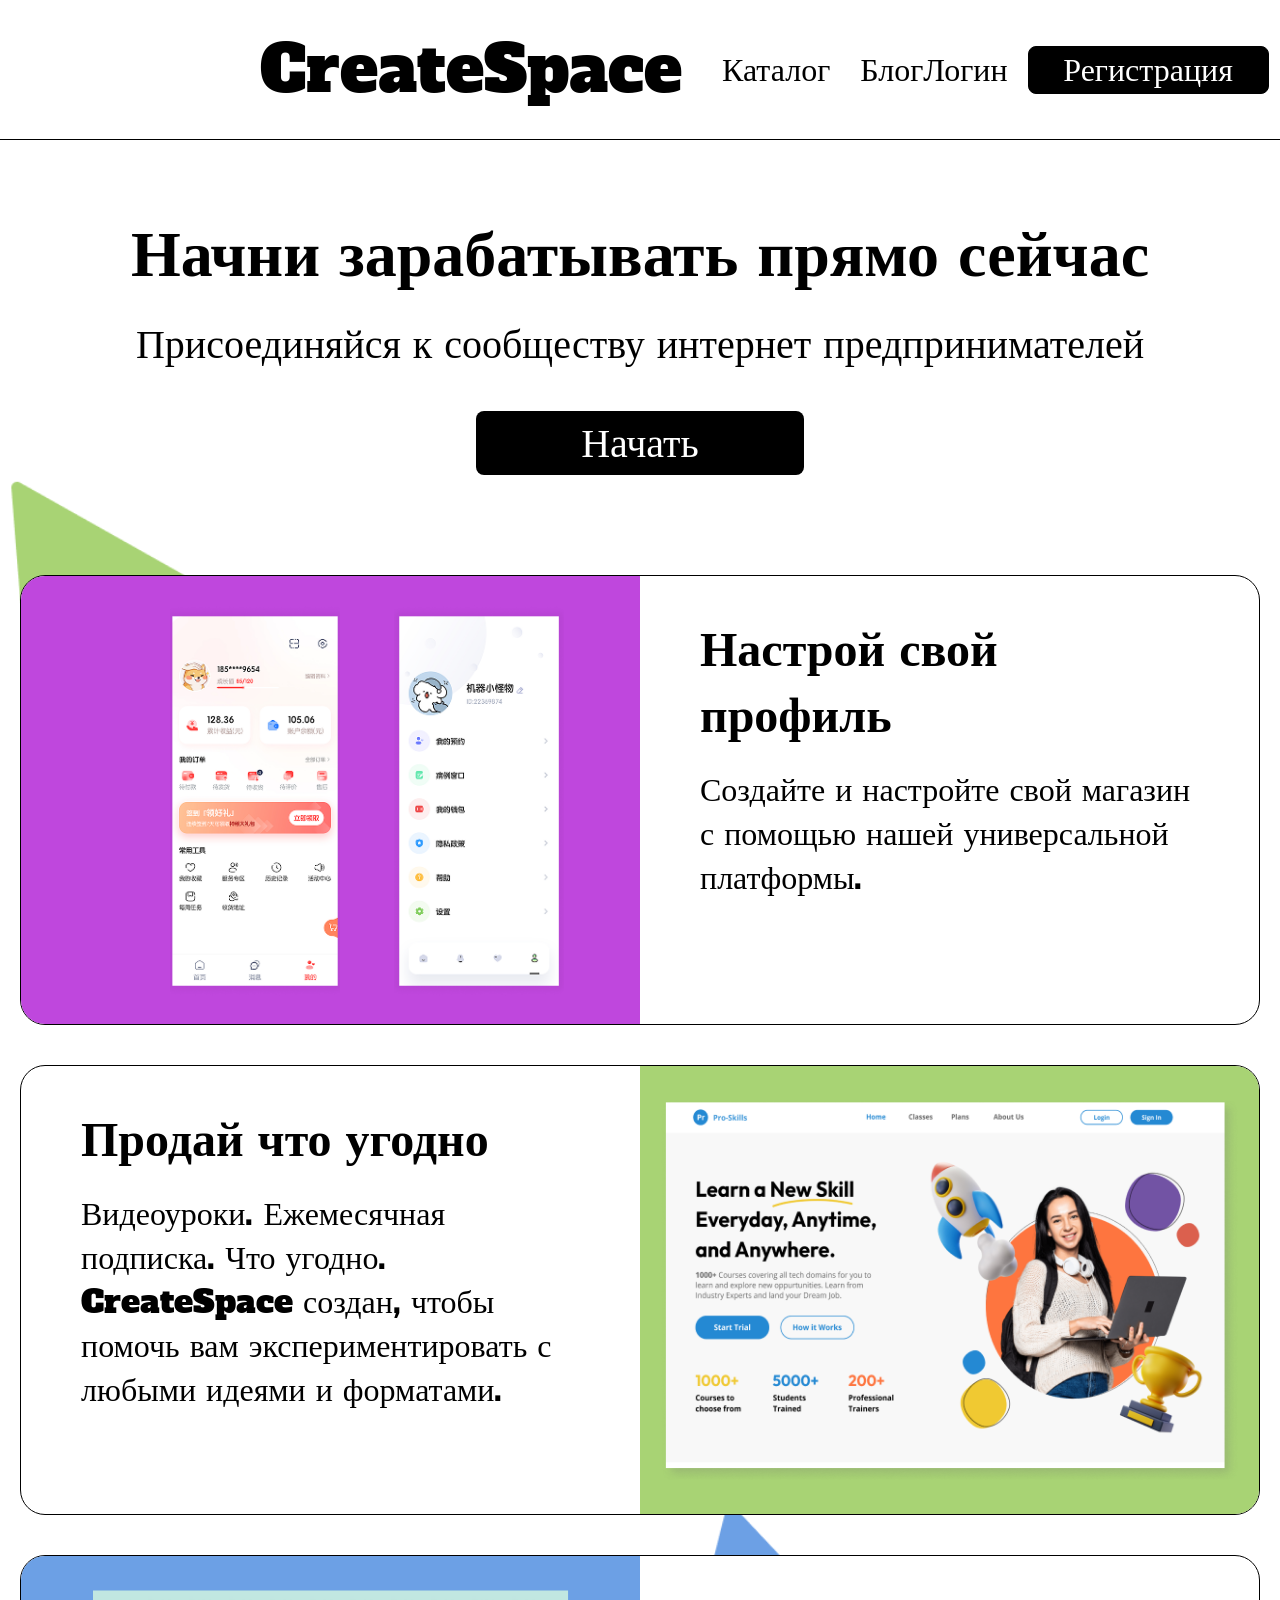
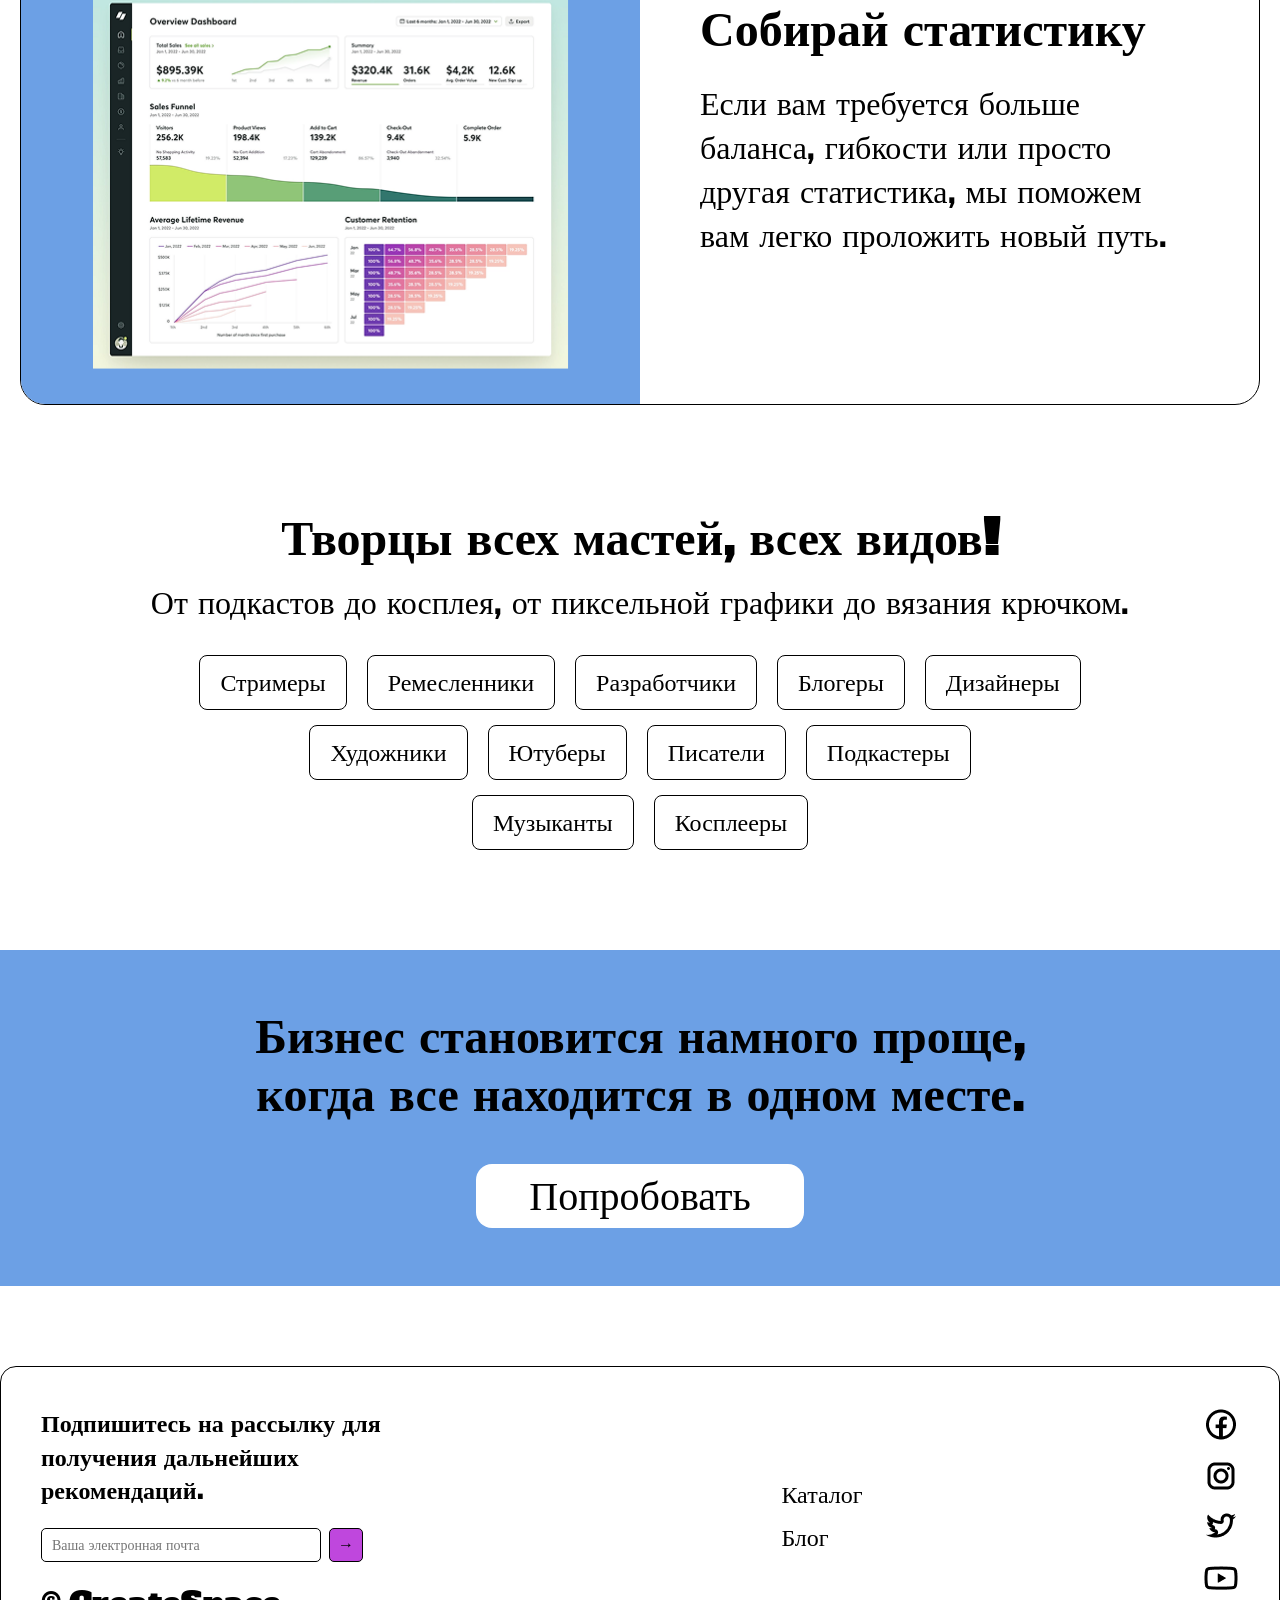
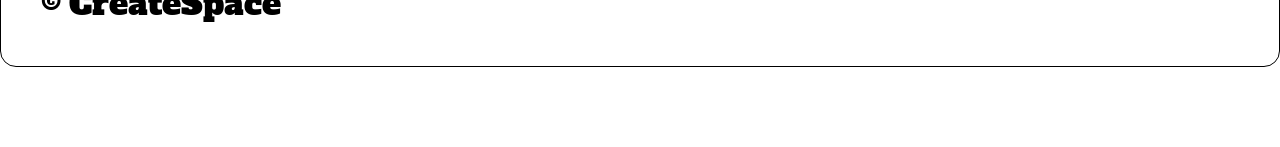
<file: index.html>
<!DOCTYPE html>
<html lang="ru">
<head>
    <meta charset="UTF-8">
    <meta name="viewport" content="width=device-width, initial-scale=1.0">
    <title>CreateSpace Landing</title>
    <link rel="stylesheet" href="css/style.css">
    <link href="https://fonts.googleapis.com/css2?family=Alfa+Slab+One&display=swap" rel="stylesheet">
</head>
<body>

<header class="header">
    <div class="header-inner">
        <div class="header-left">
            <div class="logo">CreateSpace</div>
            <nav class="nav">
                <a href="catalog.html">Каталог</a>
                <a href="blog.html">Блог</a>
            </nav>
        </div>
        <div class="header-right">
            <div class="login">Логин</div>
            <button class="btn-register">Регистрация</button>
        </div>
    </div>
</header>

<section class="hero">
    <h1>Начни зарабатывать прямо сейчас</h1>
    <p>Присоединяйся к сообществу интернет предпринимателей</p>
    <button class="btn-main">Начать</button>
</section>

<div class="container-block">

    <div class="info-box">
        <div class="left purple">
            <img src="css/images/profile1.png" alt="" class="profile-img img1">
            <img src="css/images/profile2.png" alt="" class="profile-img img2">
        </div>
        <div class="right profile-text">
            <h2>Настрой свой профиль</h2>
            <p>Создайте и настройте свой магазин с помощью нашей универсальной платформы.</p>
        </div>
    </div>

    <div class="info-box reverse">
        <div class="left green">
            <img src="css/images/sales.png" alt="" class="sales-img">
        </div>
        <div class="right">
            <h2>Продай что угодно</h2>
            <p>Видеоуроки. Ежемесячная подписка. Что угодно. CreateSpace создан, чтобы помочь вам экспериментировать с любыми идеями и форматами.</p>
        </div>
    </div>

    <div class="info-box">
        <div class="left blue">
            <img src="css/images/stat.png" alt="" class="stat-img">
        </div>
        <div class="right stat-text">
            <h2>Собирай статистику</h2>
            <p>Если вам требуется больше баланса, гибкости или просто другая статистика, мы поможем вам легко проложить новый путь.</p>
        </div>
    </div>

</div>

<section class="influencers">
    <h2>Творцы всех мастей, всех видов!</h2>
    <p>От подкастов до косплея, от пиксельной графики до вязания крючком.</p>
    <div class="tags">
        <div class="tags-row">
            <div>Стримеры</div>
            <div>Ремесленники</div>
            <div>Разработчики</div>
            <div>Блогеры</div>
            <div>Дизайнеры</div>
        </div>
        <div class="tags-row">
            <div>Художники</div>
            <div>Ютуберы</div>
            <div>Писатели</div>
            <div>Подкастеры</div>
        </div>
        <div class="tags-row">
            <div>Музыканты</div>
            <div>Косплееры</div>
        </div>
    </div>
</section>

<section class="cta">
    <h2>Бизнес становится намного проще,<br>когда все находится в одном месте.</h2>
    <button class="btn-try">Попробовать</button>
</section>

<footer class="footer">
    <div class="footer-left">
        <h3>Подпишитесь на рассылку для получения дальнейших рекомендаций.</h3>
        <div class="email-box">
            <input type="text" placeholder="Ваша электронная почта">
            <button class="send-btn">→</button>
        </div>
        <div class="footer-brand">
            <div class="copyright">©</div>
            <div class="footer-logo">CreateSpace</div>
        </div>
    </div>
    <div class="footer-nav">
        <a href="catalog.html">Каталог</a>
        <a href="blog.html">Блог</a>
    </div>
    <div class="socials">
        <img src="css/images/Facebook.png" alt="Facebook">
        <img src="css/images/Instagram.png" alt="Instagram">
        <img src="css/images/Twitter.png" alt="Twitter">
        <img src="css/images/Youtube.png" alt="YouTube">
    </div>
</footer>
</body>
</html>
</file>
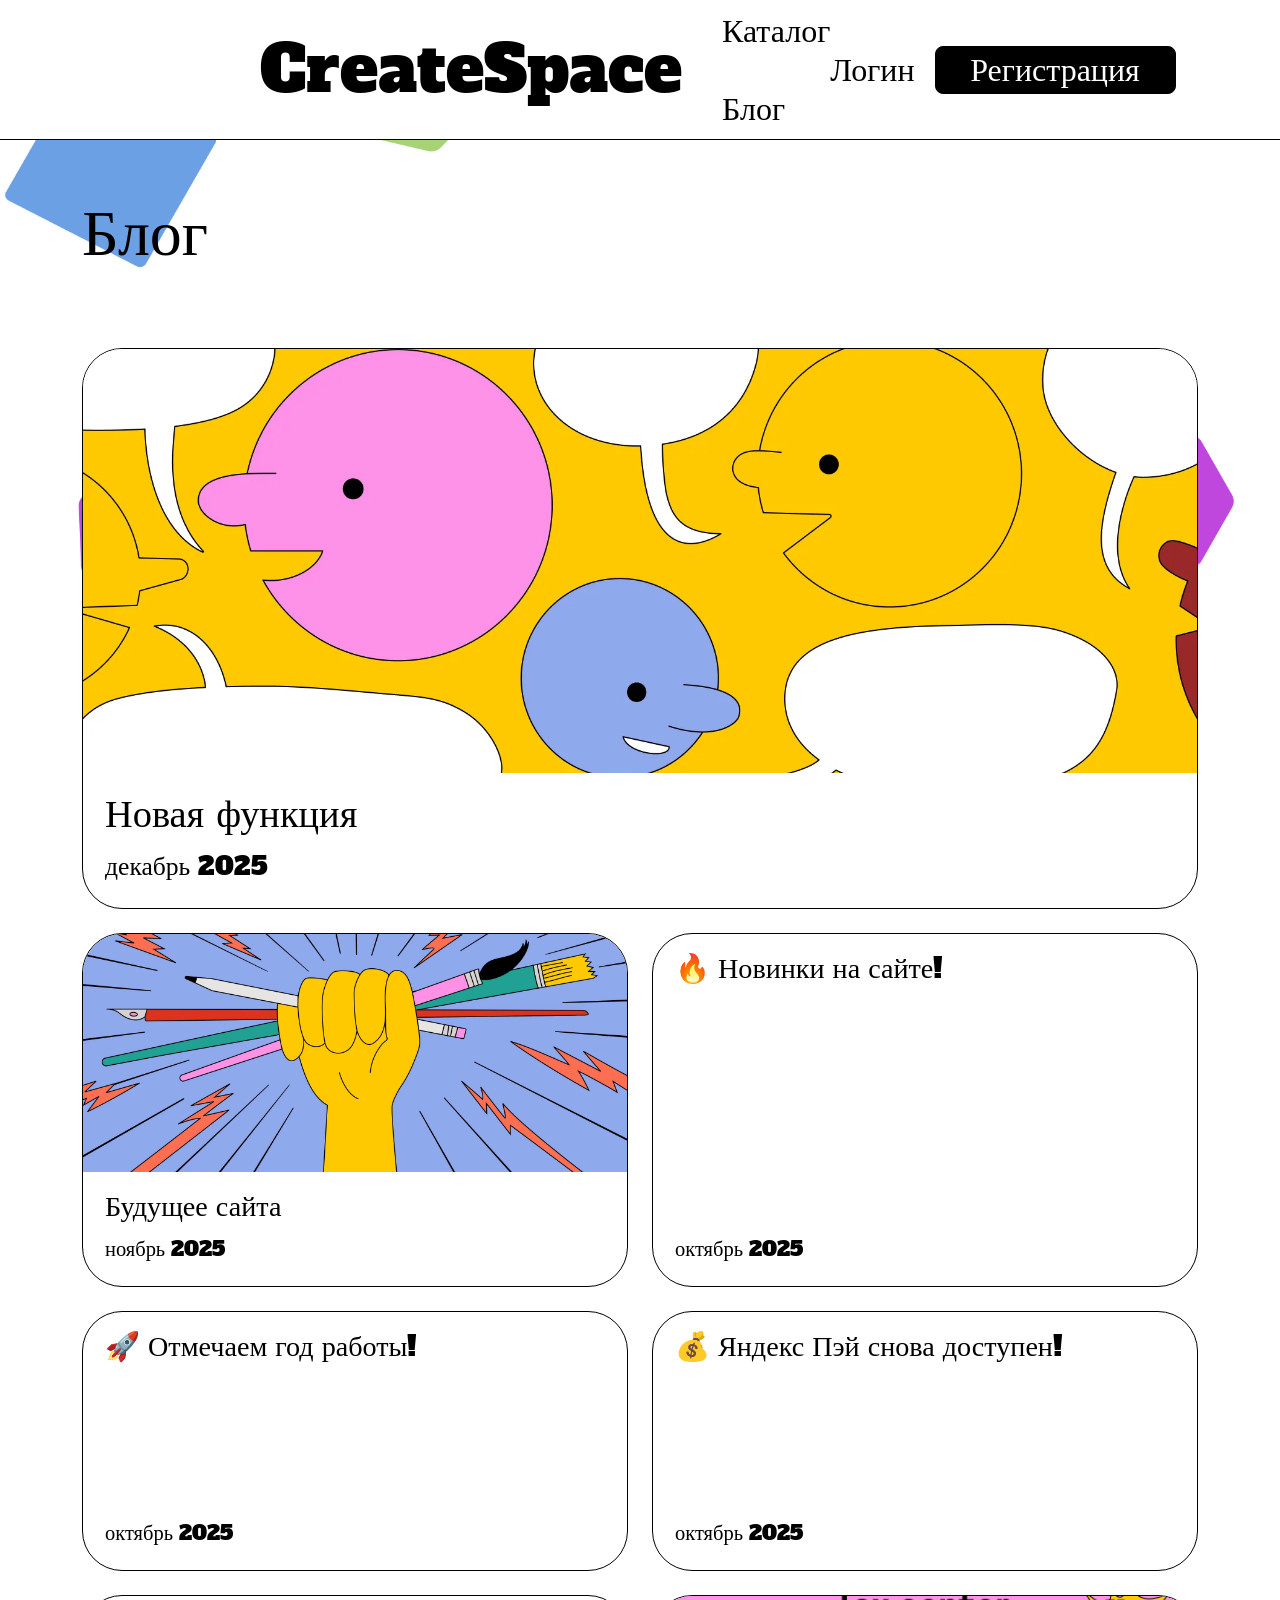
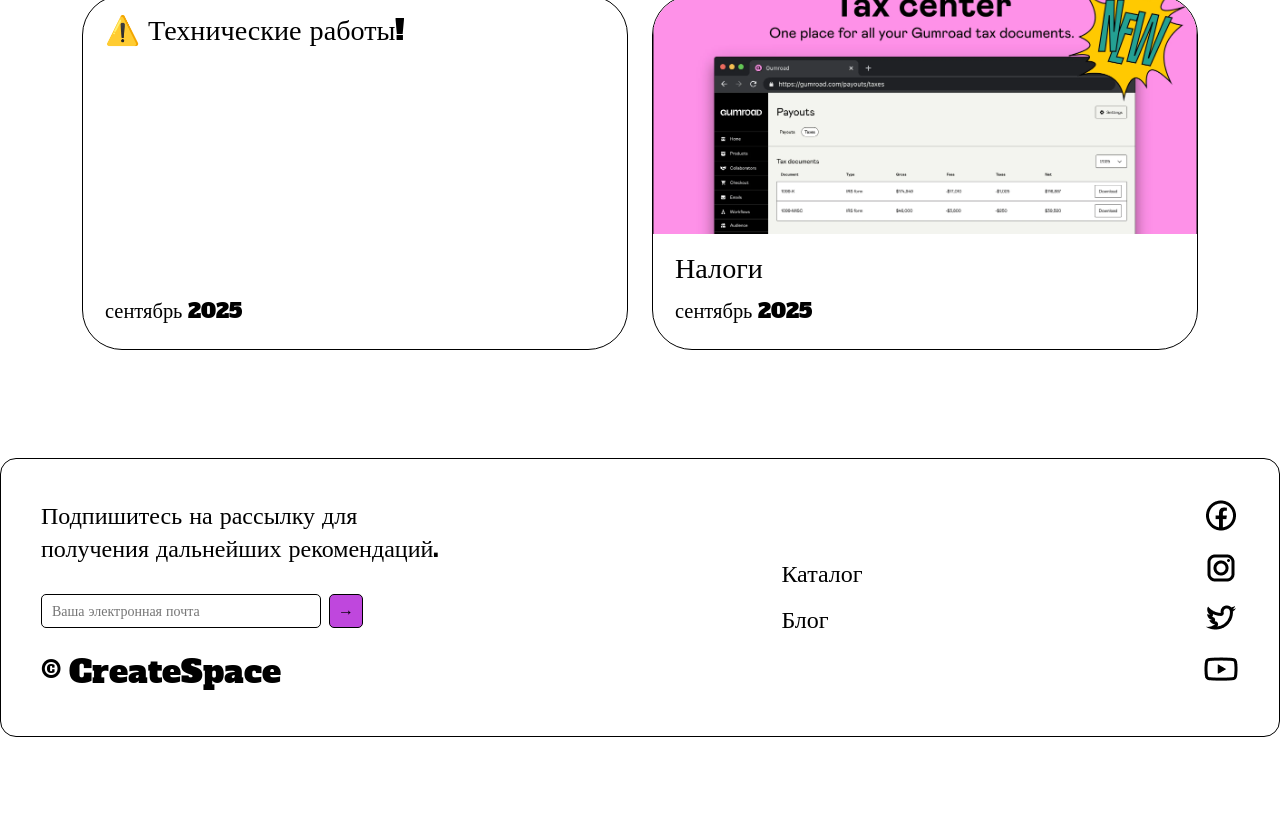
<file: blog.html>
<!DOCTYPE html>
<html lang="ru">
<head>
    <meta charset="UTF-8">
    <meta name="viewport" content="width=device-width, initial-scale=1.0">
    <title>Блог - CreateSpace</title>
    <link href="https://cdn.jsdelivr.net/npm/bootstrap@5.3.3/dist/css/bootstrap.min.css" rel="stylesheet">
    <link href="https://fonts.googleapis.com/css2?family=Alfa+Slab+One&display=swap" rel="stylesheet">
    <link rel="stylesheet" href="css/style_blog.css">
</head>
<body>

<header class="header">
    <div class="header-inner">
        <div class="header-left">
            <a href="index.html" class="logo">CreateSpace</a>
            <nav class="nav">
                <a href="catalog.html">Каталог</a>
                <a href="blog.html">Блог</a>
            </nav>
        </div>
        <div class="header-right">
            <a href="login.html" class="login">Логин</a>
            <a href="register.html" class="btn-register">Регистрация</a>
        </div>
    </div>
</header>

<section class="hero-section">
    <div class="container-xl">
        <h1 class="blog-title">Блог</h1>
    </div>
</section>

<main class="container-xl py-5">

    <div class="row mb-4">
        <div class="col-12">
            <div class="update-card large-card">
                <div class="card-img-wrap">
                    <img src="css/images/updatelast.webp" alt="Новое обновление">
                </div>
                <div class="card-body-custom">
                    <h2>Новая функция</h2>
                    <p>декабрь 2025</p>
                </div>
            </div>
        </div>
    </div>

    <div class="row g-4">

        <div class="col-12 col-md-6">
            <div class="update-card">
                <div class="card-img-wrap">
                    <img src="css/images/update2.png" alt="Будущее сайта">
                </div>
                <div class="card-body-custom">
                    <h2>Будущее сайта</h2>
                    <p>ноябрь 2025</p>
                </div>
            </div>
        </div>

        <div class="col-12 col-md-6">
            <div class="update-card no-img-card">
                <div class="card-body-custom">
                    <h2>🔥 Новинки на сайте!</h2>
                    <p>октябрь 2025</p>
                </div>
            </div>
        </div>

        <div class="col-12 col-md-6">
            <div class="update-card no-img-card">
                <div class="card-body-custom">
                    <h2>🚀 Отмечаем год работы!</h2>
                    <p>октябрь 2025</p>
                </div>
            </div>
        </div>

        <div class="col-12 col-md-6">
            <div class="update-card no-img-card">
                <div class="card-body-custom">
                    <h2>💰 Яндекс Пэй снова доступен!</h2>
                    <p>октябрь 2025</p>
                </div>
            </div>
        </div>

        <div class="col-12 col-md-6">
            <div class="update-card no-img-card">
                <div class="card-body-custom">
                    <h2>⚠️ Технические работы!</h2>
                    <p>сентябрь 2025</p>
                </div>
            </div>
        </div>

        <div class="col-12 col-md-6">
            <div class="update-card">
                <div class="card-img-wrap">
                    <img src="css/images/update1.png" alt="Налоги">
                </div>
                <div class="card-body-custom">
                    <h2>Налоги</h2>
                    <p>сентябрь 2025</p>
                </div>
            </div>
        </div>

    </div>
</main>

<footer class="footer">
    <div class="footer-left">
        <h2>Подпишитесь на рассылку для получения дальнейших рекомендаций.</h2>
        <div class="email-box">
            <input type="email" placeholder="Ваша электронная почта">
            <button class="send-btn">→</button>
        </div>
        <div class="footer-brand">
            <div class="copyright">©</div>
            <div class="footer-logo">CreateSpace</div>
        </div>
    </div>
    <div class="footer-nav">
        <a href="catalog.html">Каталог</a>
        <a href="blog.html">Блог</a>
    </div>
    <div class="socials">
        <img src="css/images/Facebook.png" alt="Facebook">
        <img src="css/images/Instagram.png" alt="Instagram">
        <img src="css/images/Twitter.png" alt="Twitter">
        <img src="css/images/Youtube.png" alt="YouTube">
    </div>
</footer>

<script src="https://cdn.jsdelivr.net/npm/bootstrap@5.3.3/dist/js/bootstrap.bundle.min.js"></script>
</body>
</html>
</file>
<file: css/style.css>
* {
    margin: 0;
    padding: 0;
    box-sizing: border-box;
}

body {
    font-family: 'Alfa Slab One', cursive;
    background-image: url('images/backgroundmain.png');
    background-size: cover;
    background-position: center;
    background-repeat: no-repeat;
}

.header {
    background: #fff;
    border-bottom: 1.5px solid #000;
    padding: 0 40px;
    height: 140px;
    display: flex;
    align-items: center;
}

.header-inner {
    width: 100%;
    display: flex;
    flex-direction: row;
    align-items: center;
    justify-content: space-between;
}

.header-left {
    display: flex;
    flex-direction: row;
    align-items: center;
    gap: 40px;
    margin-left: 220px;
}

.logo {
    font-size: 64px;
    color: #000;
    text-decoration: none;
}

.nav {
    display: flex;
    flex-direction: row;
    gap: 30px;
}

.nav a {
    font-size: 32px;
    text-decoration: none;
    color: #000;
    transition: opacity 0.2s;
}

.nav a:hover {
    opacity: 0.6;
}

.header-right {
    display: flex;
    flex-direction: row;
    align-items: center;
    gap: 20px;
    margin-right: 220px;
}

.login {
    font-size: 32px;
    color: #000;
    cursor: pointer;
    transition: opacity 0.2s;
}

.login:hover {
    opacity: 0.6;
}

.btn-register {
    font-family: 'Alfa Slab One', cursive;
    width: 241px;
    height: 48px;
    background: #000;
    color: #fff;
    border-radius: 8px;
    font-size: 32px;
    border: 1.5px solid #000;
    cursor: pointer;
    transition: background 0.2s, color 0.2s;
    display: flex;
    justify-content: center;
    align-items: center;
}

.btn-register:hover {
    background: #fff;
    color: #000;
}

.hero {
    display: flex;
    flex-direction: column;
    align-items: center;
    text-align: center;
    margin-top: 70px;
}

.hero h1 {
    font-size: 64px;
}

.hero p {
    font-size: 40px;
    margin-top: 20px;
}

.btn-main {
    font-family: 'Alfa Slab One', cursive;
    margin-top: 40px;
    width: 328px;
    height: 64px;
    background: #000;
    color: #fff;
    font-size: 40px;
    border: none;
    border-radius: 8px;
    cursor: pointer;
    transition: opacity 0.2s;
}

.btn-main:hover {
    opacity: 0.8;
}

/* инфо блоки*/
.container-block {
    max-width: 1360px;
    margin: 100px auto;
    padding: 0 20px;
    display: flex;
    flex-direction: column;
    gap: 40px;
}

.info-box {
    display: flex;
    flex-direction: row;
    border: 1px solid #000;
    border-radius: 25px;
    height: 450px;
    overflow: hidden;
    background: #fff;
}

.info-box.reverse {
    flex-direction: row-reverse;
}

.left {
    flex: 0 0 50%;
    position: relative;
}

.purple { background: #BF47DD; }
.green  { background: #A8D374; }
.blue   { background: #6CA0E5; }

.right {
    flex: 0 0 50%;
    display: flex;
    flex-direction: column;
    justify-content: flex-start;
    padding: 40px 60px;
}

.right h2 {
    font-size: 48px;
}

.right p {
    font-size: 32px;
    margin-top: 20px;
    max-width: 520px;
}

.profile-img {
    position: absolute;
    width: 170px;
    height: 392px;
    object-fit: cover;
    top: 29px;
}

.profile-img.img1 { left: 149px; }
.profile-img.img2 { left: 373px; }

.sales-img {
    position: absolute;
    width: 578px;
    height: 379px;
    top: 50%;
    left: 50%;
    transform: translate(-50%, -50%);
    object-fit: cover;
}

.stat-img {
    position: absolute;
    width: 476px;
    height: 379px;
    top: 50%;
    left: 50%;
    transform: translate(-50%, -50%);
    object-fit: cover;
}

.influencers {
    text-align: center;
    margin-top: 100px;
}

.influencers h2 {
    font-size: 48px;
}

.influencers p {
    font-size: 32px;
    margin-top: 10px;
}

.tags {
    margin-top: 30px;
    display: flex;
    flex-direction: column;
    align-items: center;
    gap: 15px;
}

.tags-row {
    display: flex;
    flex-direction: row;
    gap: 20px;
    justify-content: center;
    flex-wrap: wrap;
}

.tags-row div {
    padding: 10px 20px;
    border: 1px solid #000;
    border-radius: 8px;
    font-size: 24px;
}

.cta {
    margin-top: 100px;
    background: #6CA0E5;
    height: 336px;
    display: flex;
    flex-direction: column;
    align-items: center;
    justify-content: center;
    text-align: center;
    padding: 40px 20px;
}

.cta h2 {
    font-size: 48px;
    max-width: 1052px;
    line-height: 1.2;
}

.btn-try {
    font-family: 'Alfa Slab One', cursive;
    margin-top: 40px;
    width: 328px;
    height: 64px;
    background: #fff;
    font-size: 40px;
    border: none;
    border-radius: 16px;
    cursor: pointer;
    transition: opacity 0.2s;
}

.btn-try:hover {
    opacity: 0.8;
}

.footer {
    max-width: 1360px;
    margin: 80px auto;
    border: 1.5px solid #000;
    border-radius: 16px;
    padding: 40px;
    background: #fff;

    display: flex;
    flex-direction: row;
    justify-content: space-between;
    align-items: flex-start;
    gap: 40px;
}

.footer-left {
    display: flex;
    flex-direction: column;
    align-items: flex-start;
}

.footer-left h3 {
    font-size: 24px;
    max-width: 400px;
    line-height: 1.4;
}

.email-box {
    margin-top: 20px;
    display: flex;
    flex-direction: row;
    align-items: center;
    gap: 8px;
}

.email-box input {
    font-family: 'Alfa Slab One', cursive;
    width: 280px;
    height: 34px;
    border: 1.5px solid #000;
    border-radius: 5px;
    padding: 0 10px;
    font-size: 14px;
    outline: none;
}

.send-btn {
    width: 34px;
    height: 34px;
    background: #BF47DD;
    border: 1.5px solid #000;
    border-radius: 5px;
    font-size: 16px;
    font-weight: bold;
    cursor: pointer;
    display: flex;
    align-items: center;
    justify-content: center;
    transition: opacity 0.2s;
}

.send-btn:hover {
    opacity: 0.8;
}

.footer-brand {
    margin-top: 20px;
    display: flex;
    flex-direction: row;
    align-items: center;
    gap: 8px;
}

.copyright {
    font-size: 28px;
}

.footer-logo {
    font-size: 32px;
}

.footer-nav {
    display: flex;
    flex-direction: column;
    gap: 10px;
    align-self: center;
}

.footer-nav a {
    font-size: 24px;
    text-decoration: none;
    color: #000;
    transition: opacity 0.2s;
}

.footer-nav a:hover {
    opacity: 0.6;
}

.socials {
    display: flex;
    flex-direction: column;
    gap: 15px;
    align-items: flex-end;
}

.socials img {
    width: 36px;
    height: 36px;
    object-fit: contain;
}
</file>
<file: css/style_blog.css>
* {
    margin: 0;
    padding: 0;
    box-sizing: border-box;
}

body {
    font-family: 'Alfa Slab One', cursive;
    background-image: url('images/backgroundnews.png');
    background-size: cover;
    background-position: center;
    background-attachment: fixed;
    color: #000;
}

.header {
    background: #fff;
    border-bottom: 1.5px solid #000;
    padding: 0 40px;
    height: 140px;
    display: flex;
    align-items: center;
}

.header-inner {
    width: 100%;
    display: flex;
    flex-direction: row;
    align-items: center;
    justify-content: space-between;
}

.header-left {
    display: flex;
    flex-direction: row;
    align-items: center;
    gap: 40px;
    margin-left: 220px;
}

.logo {
    font-size: 64px;
    color: #000;
    text-decoration: none;
    white-space: nowrap;
}

.nav {
    display: flex;
    flex-direction: row;
    gap: 30px;
}

.nav a {
    font-size: 32px;
    text-decoration: none;
    color: #000;
    transition: opacity 0.2s;
}

.nav a:hover {
    opacity: 0.6;
}

.header-right {
    display: flex;
    flex-direction: row;
    align-items: center;
    gap: 20px;
    margin-right: 220px;
}

.login {
    font-family: 'Alfa Slab One', cursive;
    font-size: 32px;
    color: #000;
    text-decoration: none;
    transition: opacity 0.2s;
}

.login:hover {
    opacity: 0.6;
}

.btn-register {
    font-family: 'Alfa Slab One', cursive;
    width: 241px;
    height: 48px;
    background: #000;
    color: #fff;
    border-radius: 8px;
    font-size: 32px;
    border: 1.5px solid #000;
    cursor: pointer;
    text-decoration: none;
    display: flex;
    justify-content: center;
    align-items: center;
    transition: background 0.2s, color 0.2s;
}

.btn-register:hover {
    background: #fff;
    color: #000;
}

/* ── HERO ── */
.hero-section {
    min-height: 160px;
    display: flex;
    align-items: flex-end;
}

.blog-title {
    font-size: 64px;
    color: #000;
    padding-bottom: 20px;
}

/* ── КАРТОЧКИ ── */
.update-card {
    border: 1.5px solid #000;
    border-radius: 40px;
    overflow: hidden;
    background: #fff;
    height: 100%;
    display: flex;
    flex-direction: column;
    transition: transform 0.25s, box-shadow 0.25s;
    cursor: pointer;
}

.update-card:hover {
    transform: translateY(-4px);
    box-shadow: 0 12px 32px rgba(0, 0, 0, 0.12);
}

.card-img-wrap {
    width: 100%;
    aspect-ratio: 16/7;
    overflow: hidden;
}

.card-img-wrap img {
    width: 100%;
    height: 100%;
    object-fit: cover;
}

.card-body-custom {
    padding: 18px 22px 22px;
    display: flex;
    flex-direction: column;
    justify-content: space-between;
    flex: 1;
}

.card-body-custom h2 {
    font-size: clamp(18px, 2.2vw, 36px);
    line-height: 1.2;
    margin: 0 0 10px;
    color: #000;
}

.card-body-custom p {
    font-size: clamp(14px, 1.6vw, 26px);
    color: #000;
    margin: 0;
}

.large-card .card-img-wrap {
    aspect-ratio: 21/8;
}

.large-card .card-body-custom h2 {
    font-size: clamp(22px, 3vw, 48px);
}

.large-card .card-body-custom p {
    font-size: clamp(16px, 2vw, 32px);
}

.no-img-card {
    min-height: 260px;
}

.container-xl,
.row,
[class*="col-"] {
    background: transparent !important;
}

.footer {
    max-width: 1360px;
    margin: 60px auto 80px;
    border: 1.5px solid #000;
    border-radius: 16px;
    padding: 40px;
    background: #fff;

    display: flex;
    flex-direction: row;
    justify-content: space-between;
    align-items: flex-start;
    gap: 40px;
}

.footer-left {
    display: flex;
    flex-direction: column;
    align-items: flex-start;
}

.footer-left h2 {
    font-size: 24px;
    max-width: 400px;
    line-height: 1.4;
}

.email-box {
    margin-top: 20px;
    display: flex;
    flex-direction: row;
    align-items: center;
    gap: 8px;
}

.email-box input {
    font-family: 'Alfa Slab One', cursive;
    width: 280px;
    height: 34px;
    border: 1.5px solid #000;
    border-radius: 5px;
    padding: 0 10px;
    font-size: 14px;
    outline: none;
}

.send-btn {
    width: 34px;
    height: 34px;
    background: #BF47DD;
    border: 1.5px solid #000;
    border-radius: 5px;
    font-size: 16px;
    font-weight: bold;
    cursor: pointer;
    display: flex;
    align-items: center;
    justify-content: center;
    transition: opacity 0.2s;
}

.send-btn:hover {
    opacity: 0.8;
}

.footer-brand {
    margin-top: 20px;
    display: flex;
    flex-direction: row;
    align-items: center;
    gap: 8px;
}

.copyright {
    font-size: 28px;
}

.footer-logo {
    font-size: 32px;
}

.footer-nav {
    display: flex;
    flex-direction: column;
    gap: 10px;
    align-self: center;
}

.footer-nav a {
    font-size: 24px;
    text-decoration: none;
    color: #000;
    transition: opacity 0.2s;
}

.footer-nav a:hover {
    opacity: 0.6;
}

.socials {
    display: flex;
    flex-direction: column;
    gap: 15px;
    align-items: flex-end;
}

.socials img {
    width: 36px;
    height: 36px;
    object-fit: contain;
}
</file>
